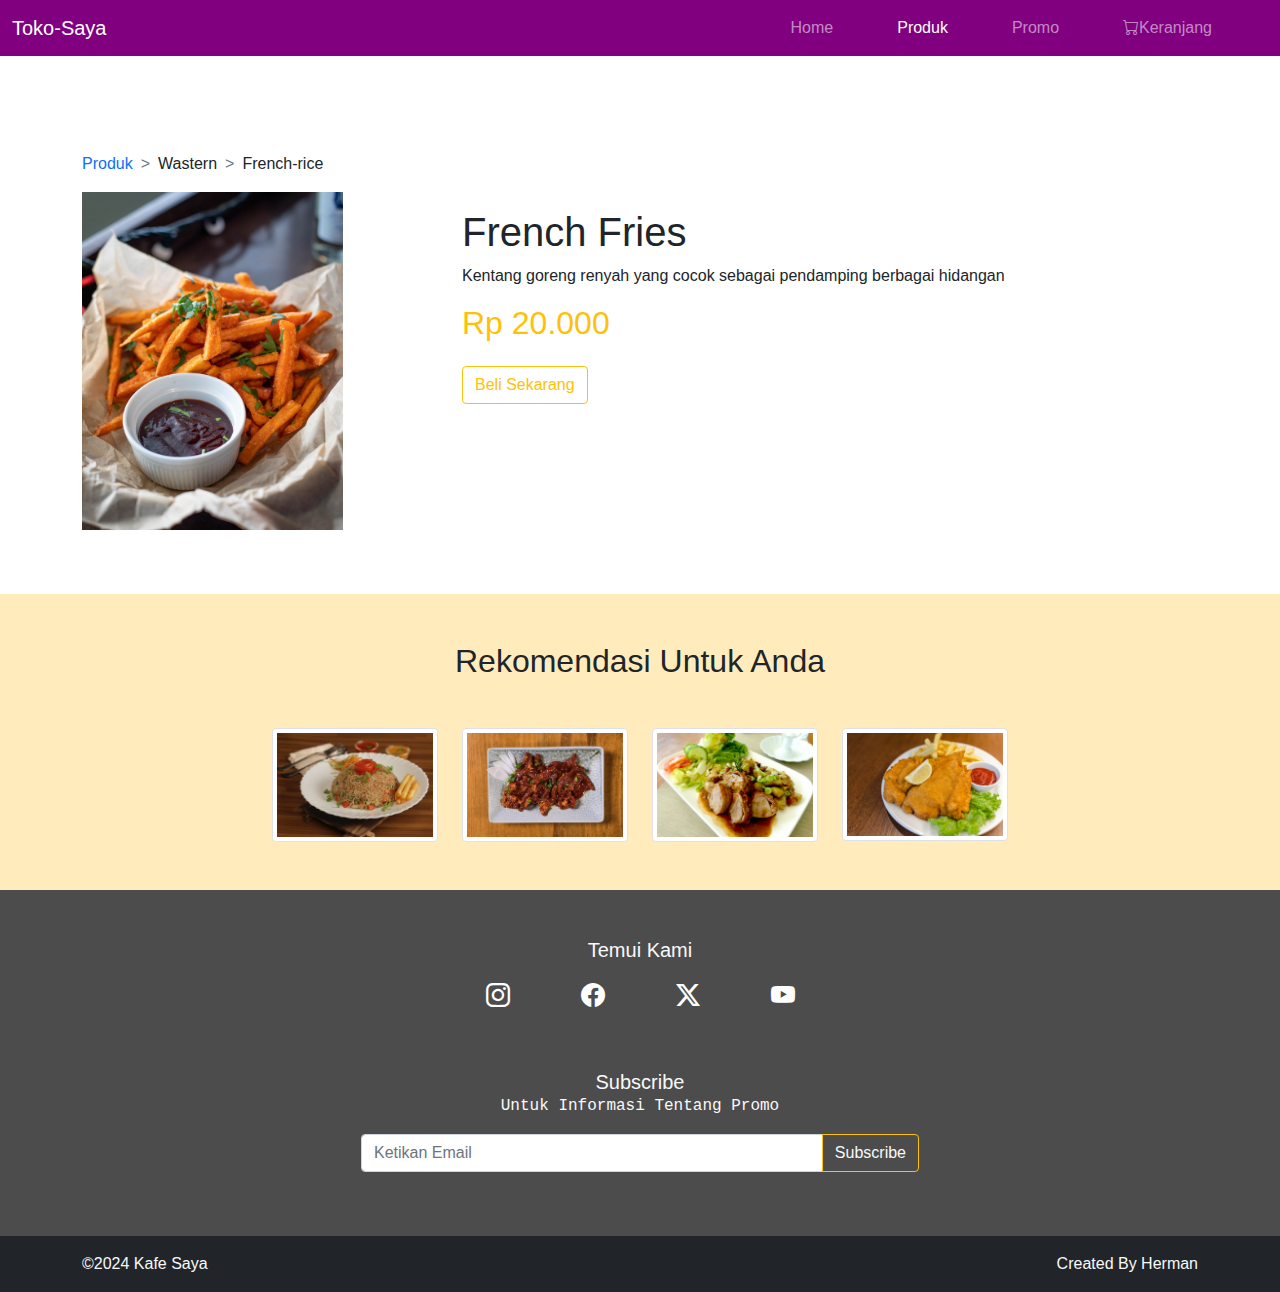
<file: detail/index.html>
<!-- @format -->

<!doctype html>
<html lang="en">
  <head>
    <meta charset="UTF-8" />
    <meta name="viewport" content="width=device-width, initial-scale=1.0" />
    <link rel="stylesheet" href="/bootstrap-5.0.0-dist/css/bootstrap.min.css" />
    <link
      rel="stylesheet"
      href="https://cdn.jsdelivr.net/npm/bootstrap-icons@1.11.3/font/bootstrap-icons.min.css" />
    <link rel="stylesheet" href="/css/style.css" />
    <title>Detail- Produk</title>
  </head>
  <body>
    <!--navbar start-->
    <nav
      class="navbar navbar-expand-lg navbar-dark bg-dark main-background sticky-top">
      <div class="container-fluid">
        <button
          class="navbar-toggler"
          type="button"
          data-bs-toggle="collapse"
          data-bs-target="#navbarNav"
          aria-controls="navbarNav"
          aria-expanded="false"
          aria-label="Toggle navigation">
          <span class="navbar-toggler-icon"></span>
        </button>
        <div class="collapse navbar-collapse" id="navbarNav">
          <a class="navbar-brand me-auto" href="#">Toko-Saya</a>
          <ul class="navbar-nav">
            <li class="nav-item me-5">
              <a class="nav-link" aria-current="page" href="/index.html">Home</a>
            </li>
            <li class="nav-item me-5">
              <a class="nav-link active" href="/produk/index.html">Produk</a>
            </li>
            <li class="nav-item me-5">
              <a class="nav-link" href="/promo/index.html">Promo</a>
            </li>
            <li class="nav-item me-5">
              <a
                class="nav-link"
                href="/card/index.html"
                tabindex="-1"
                aria-disabled="true"
                ><i class="bi bi-cart"></i>Keranjang</a
              >
            </li>
          </ul>
        </div>
      </div>
    </nav>
    <!--navbar end-->

    <!--breadcrumb start-->
    <div class="container-fluid pt-5">
      <div class="container pt-5">
        <nav style="--bs-breadcrumb-divider: '>'" aria-label="breadcrumb">
          <ol class="breadcrumb">
            <li class="breadcrumb-item">
              <a href="/produk/index.html" style="text-decoration: none"
                >Produk</a
              >
            </li>
            <li class="breadcrumb-item">Wastern</li>
            <li class="breadcrumb-item">French-rice</li>
          </ol>
        </nav>
      </div>
    </div>
    <!--breadcrumb end-->

    <!--main start-->
    <div class="container-fluid">
      <div class="container">
        <div class="row">
          <div class="col-md-4 col-lg-3 mb-3">
            <img
              src="/image/product/french-fries.jpg"
              class="img-fluid"
              alt="" />
          </div>
          <div class="col-md-6 offset-1 col-lg-7 offset-lg-1">
            <h1 class="mt-3">French Fries</h1>
            <p>
             Kentang goreng renyah yang cocok sebagai pendamping berbagai hidangan
            </p>
            <h2 class="text-warning mt-3">Rp 20.000</h2>
            <button class="btn btn-outline-warning mt-3">Beli Sekarang</button>
          </div>
        </div>
      </div>
    </div>
    <!--main end-->

    <!--recomendasi produk start-->
    <div class="container-fluid py-5 mt-5" style="background-color: #ffebbc;">
        <div class="container">
            <h2 class="text-center mb-5">Rekomendasi Untuk Anda</h2>

            <div class="row justify-content-center">
                <div class="col-lg-2">
                    <img src="/image/product/fried-rice.jpg" class="img-fluid img-thumbnail" alt="">
                </div>
                <div class="col-lg-2">
                    <img src="/image/product/chilled-meat.jpg" class="img-fluid img-thumbnail" alt="">
                </div>
                <div class="col-lg-2">
                    <img src="/image/product/chicken-dish.jpg" class="img-fluid img-thumbnail" alt="">
                </div>
                <div class="col-lg-2">
                    <img src="/image/product/deep-fried-meat.jpg" class="img-fluid img-thumbnail" alt="">
                </div>
            </div>
        </div>
    </div>
    <!--recomendasi produk end-->


    <!--sosial start-->
    <div class="container-fluid py-5 subscribe-content text-light">
        <div class="container">
          <h5 class="text-center mb-3">Temui Kami</h5>
          <div class="row justify-content-center">
            <div class="col-sm-1  d-flex justify-content-center mb-2 bounce-icon">
              <i class="bi bi-instagram fs-4"></i>
            </div>
            <div class="col-sm-1  d-flex justify-content-center mb-2 bounce-icon">
              <i class="bi bi-facebook fs-4"></i>
            </div>
            <div class="col-sm-1  d-flex justify-content-center mb-2 bounce-icon" >
              <i class="bi bi-twitter-x fs-4"></i>
            </div>
            <div class="col-sm-1  d-flex justify-content-center mb-2 bounce-icon">
              <i class="bi bi-youtube fs-4"></i>
            </div>
          </div>
            <h5 class="text-center mt-5 mb-0">Subscribe</h5>
            <p class="text-center font-monospace"> Untuk Informasi Tentang Promo</p>
            <div class="col-lg-6 offset-md-3">
            <div class="input-group mb-3">
              <input type="text" class="form-control" placeholder="Ketikan Email" aria-label="Recipient's username" aria-describedby="button-addon2">
              <button class="btn btn-outline-warning text-light " type="button" id="button-addon2">Subscribe
            </div>
          </div>
        </div>
      </div>

    <!--sosial end-->

    <!--footer start-->
     <div class="container-fluid py-3 bg-dark text-light">
        <div class="container d-flex justify-content-between">
          <label>&copy;2024 Kafe Saya</label>
          <label>Created By Herman</label>
        </div>
      </div>
    
    <!--footer end-->
    <script src="/bootstrap-5.0.0-dist/js/bootstrap.bundle.min.js"></script>
  </body>
</html>
</file>
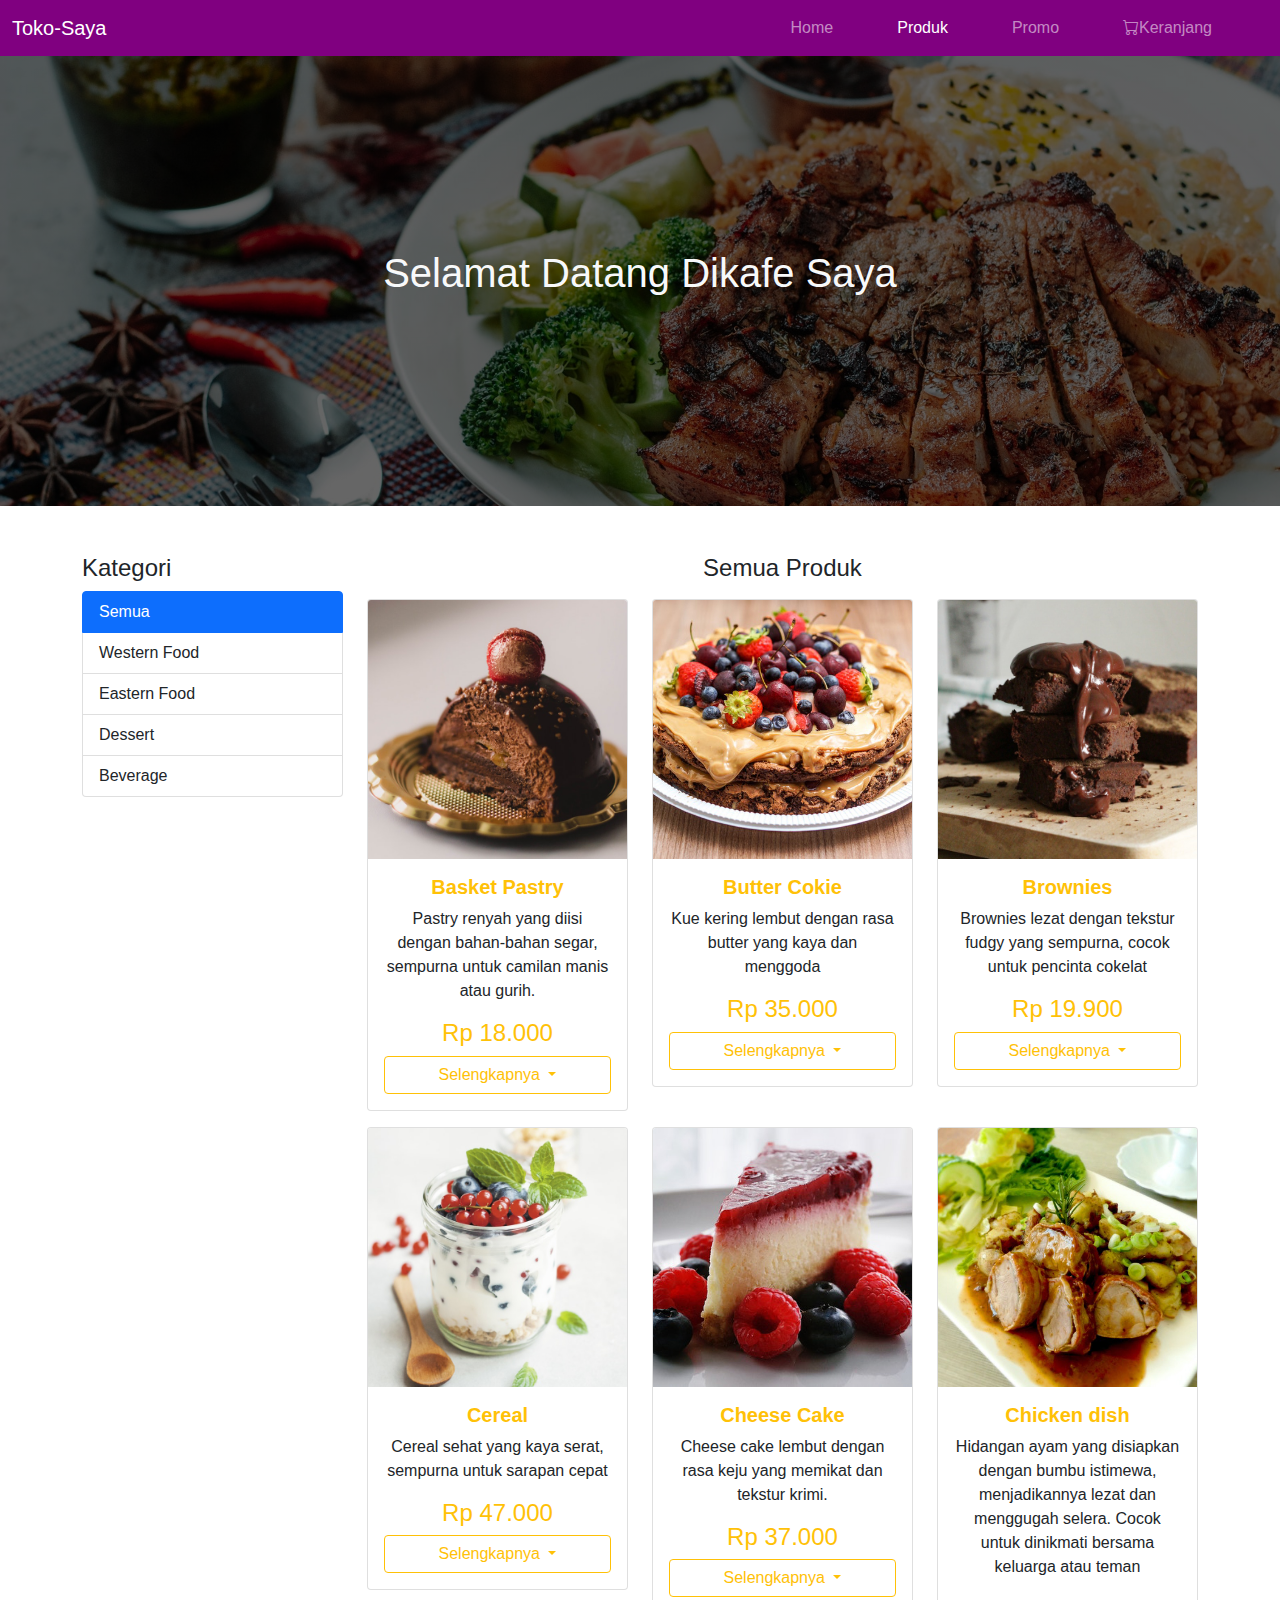
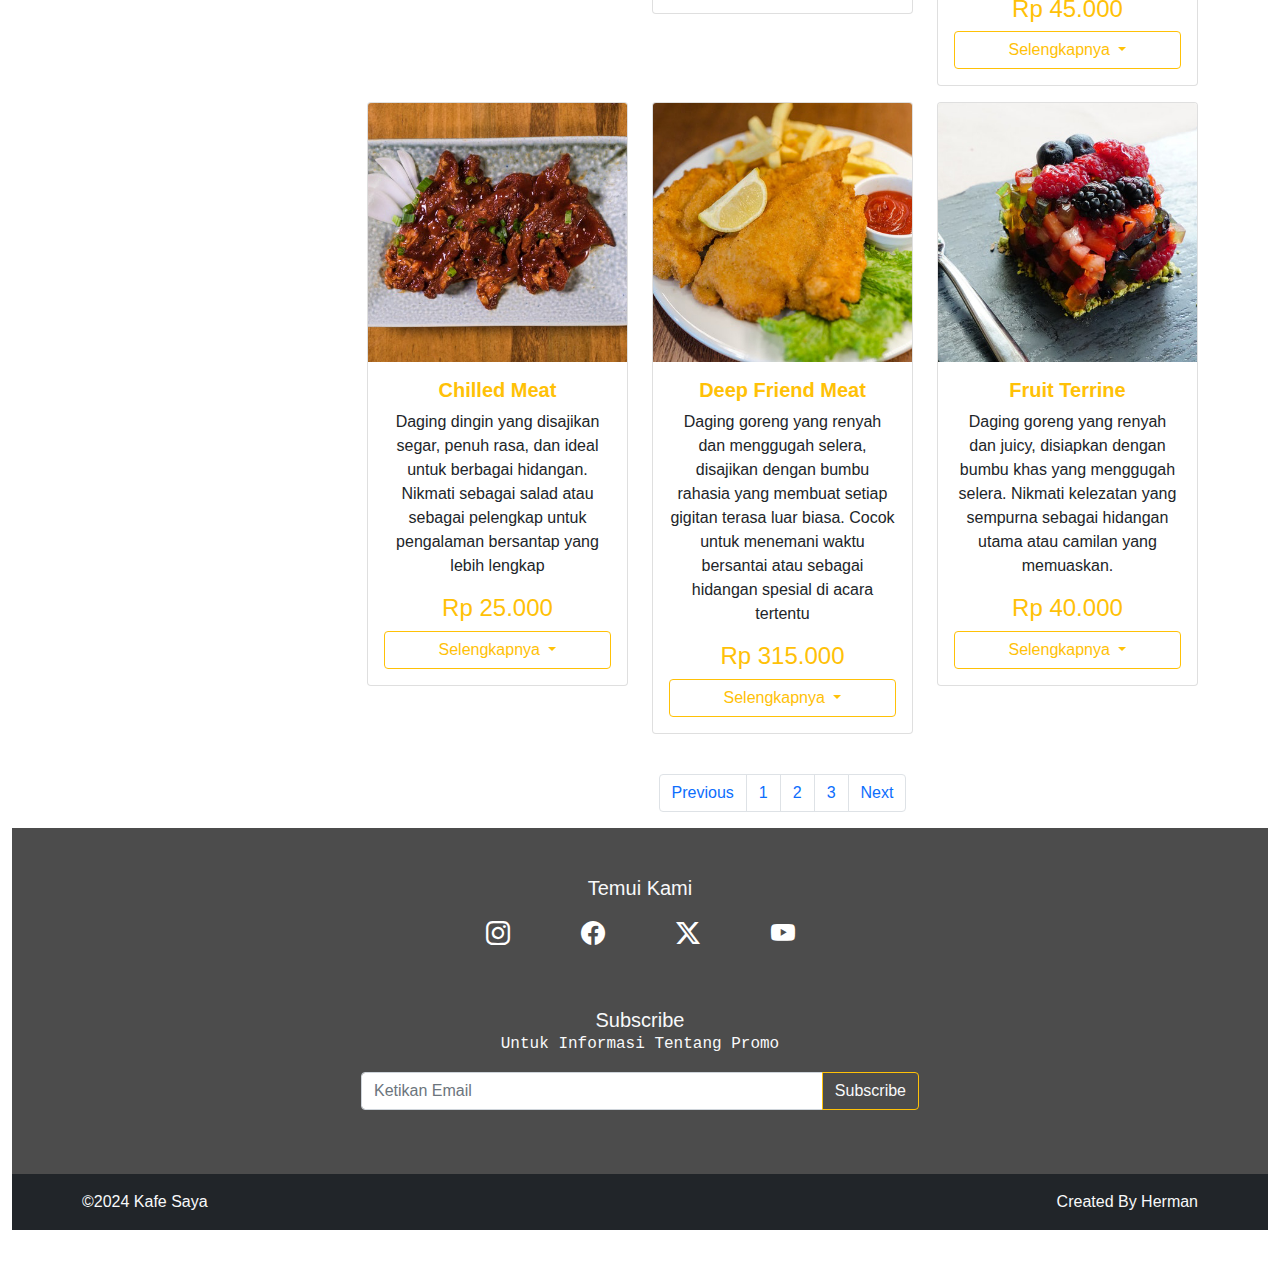
<file: produk/index.html>
<!-- @format -->

<!doctype html>
<html lang="en">
  <head>
    <meta charset="UTF-8" />
    <meta name="viewport" content="width=device-width, initial-scale=1.0" />
    <link rel="stylesheet" href="/bootstrap-5.0.0-dist/css/bootstrap.min.css" />
    <link
      rel="stylesheet"
      href="https://cdn.jsdelivr.net/npm/bootstrap-icons@1.11.3/font/bootstrap-icons.min.css" />
    <link rel="stylesheet" href="/css/style.css" />
    <link rel="stylesheet" href="/dist/css/lightbox.css" />
    <title>Produk - Page</title>
  </head>
  <body>
    <!--navbar start-->
    <nav
      class="navbar navbar-expand-lg navbar-dark bg-dark main-background sticky-top">
      <div class="container-fluid">
        <button
          class="navbar-toggler"
          type="button"
          data-bs-toggle="collapse"
          data-bs-target="#navbarNav"
          aria-controls="navbarNav"
          aria-expanded="false"
          aria-label="Toggle navigation">
          <span class="navbar-toggler-icon"></span>
        </button>
        <div class="collapse navbar-collapse" id="navbarNav">
          <a class="navbar-brand me-auto" href="#">Toko-Saya</a>
          <ul class="navbar-nav">
            <li class="nav-item me-5">
              <a class="nav-link" aria-current="page" href="/index.html">Home</a>
            </li>
            <li class="nav-item me-5">
              <a class="nav-link active" href="#">Produk</a>
            </li>
            <li class="nav-item me-5">
              <a class="nav-link" href="/promo/index.html">Promo</a>
            </li>
            <li class="nav-item me-5">
              <a
                class="nav-link"
                href="/card/index.html"
                tabindex="-1"
                aria-disabled="true"
                ><i class="bi bi-cart"></i>Keranjang</a
              >
            </li>
          </ul>
        </div>
      </div>
    </nav>
    <!--navbar end-->

    <!--benner start-->
    <div
      class="container-fluid produk-banner d-flex align-items-center justify-content-center">
      <div class="container text-center">
        <h1 class="text-light mb-3">Selamat Datang Dikafe Saya</h1>
      </div>
    </div>
    <!--benner end-->

    <!--produk content start-->
    <div class="container-fluid py-5">
      <div class="container">
        <div class="row">
          <!--kategori start-->
          <div class="col-mb-4 col-lg-3 mb-5">
            <h4>Kategori</h4>
            <ul class="list-group">
              <li class="list-group-item active" aria-current="true">Semua</li>
              <li class="list-group-item">Western Food</li>
              <li class="list-group-item">Eastern Food</li>
              <li class="list-group-item">Dessert</li>
              <li class="list-group-item">Beverage</li>
            </ul>
          </div>
          <!--kategori end-->

          <!--produk start-->
          <div class="col-mb-8 col-lg-9  ">
            <h4 class="text-center mb-3">Semua Produk</h4>

            <div class="row ">
              <div class="col-sm-6 col-lg-4 mb-3  ">
                <div class="card">
                  <a
                    href="/image/product/baked-pastry.jpg"
                    data-lightbox="produk-baked-pastry"
                    data-title="basked pastry">
                    <img
                      src="/image/product/thumb/baked-pastry.jpg"
                      class="card-img-top"
                      alt="..." />
                  </a>
                  <div class="card-body">
                    <h5 class="card-title text-warning text-center">
                      <strong>Basket Pastry</strong>
                    </h5>
                    <p class="card-text text-center">
                      Pastry renyah yang diisi dengan bahan-bahan segar, sempurna untuk camilan manis atau gurih.
                    </p>
                    <h4 class="text-center text-warning">Rp 18.000</h4>

                    <div class="dropdown">
                      <button
                        class="btn btn-outline-warning dropdown-toggle w-100"
                        type="button"
                        id="dropdownMenuButton1"
                        data-bs-toggle="dropdown"
                        aria-expanded="false">
                        Selengkapnya
                      </button>
                      <ul
                        class="dropdown-menu"
                        aria-labelledby="dropdownMenuButton1">
                        <li>
                          <a class="dropdown-item" href="/detail/index.html"
                            >Lihat</a
                          >
                        </li>
                        <li><a class="dropdown-item" href="#">Beli</a></li>
                      </ul>
                    </div>
                  </div>
                </div>
              </div>

              <div class="col-sm-6 col-lg-4 mb-3">
                <div class="card">
                  <a
                    href="/image/product/butter-cookie.jpg"
                    data-lightbox="produk-butter-cokie"
                    data-title="butter-cookie">
                    <img
                      src="/image/product/thumb/butter-cookie.jpg"
                      class="card-img-top"
                      alt="..." />
                  </a>
                  <div class="card-body">
                    <h5 class="card-title text-warning text-center">
                      <strong>Butter Cokie</strong>
                    </h5>
                    <p class="card-text text-center">
                      Kue kering lembut dengan rasa butter yang kaya dan menggoda
                    </p>
                    <h4 class="text-center text-warning">Rp 35.000 </h4>

                    <div class="dropdown">
                      <button
                        class="btn btn-outline-warning dropdown-toggle w-100"
                        type="button"
                        id="dropdownMenuButton1"
                        data-bs-toggle="dropdown"
                        aria-expanded="false">
                        Selengkapnya
                      </button>
                      <ul
                        class="dropdown-menu"
                        aria-labelledby="dropdownMenuButton1">
                        <li>
                          <a class="dropdown-item" href="/detail/index.html"
                            >Lihat</a
                          >
                        </li>
                        <li><a class="dropdown-item" href="#">Beli</a></li>
                      </ul>
                    </div>
                  </div>
                </div>
              </div>

              <div class="col-sm-6 col-lg-4 mb-3">
                <div class="card">
                  <a
                    href="/image/product/brownies.jpg"
                    data-lightbox="produk-brownies"
                    data-title="brownies">
                    <img
                      src="/image/product/thumb/brownies.jpg"
                      class="card-img-top"
                      alt="..." />
                  </a>
                  <div class="card-body">
                    <h5 class="card-title text-warning text-center">
                      <strong>Brownies</strong>
                    </h5>
                    <p class="card-text text-center">
                      Brownies lezat dengan tekstur fudgy yang sempurna, cocok untuk pencinta cokelat
                    </p>
                    <h4 class="text-center text-warning">Rp 19.900</h4>

                    <div class="dropdown">
                      <button
                        class="btn btn-outline-warning dropdown-toggle w-100"
                        type="button"
                        id="dropdownMenuButton1"
                        data-bs-toggle="dropdown"
                        aria-expanded="false">
                        Selengkapnya
                      </button>
                      <ul
                        class="dropdown-menu"
                        aria-labelledby="dropdownMenuButton1">
                        <li>
                          <a class="dropdown-item" href="/detail/index.html"
                            >Lihat</a
                          >
                        </li>
                        <li><a class="dropdown-item" href="#">Beli</a></li>
                      </ul>
                    </div>
                  </div>
                </div>
              </div>

              <div class="col-sm-6 col-lg-4 mb-3">
                <div class="card">
                  <a
                    href="/image/product/cereal.jpg"
                    data-lightbox="produk-cereal"
                    data-title="cereal">
                    <img
                      src="/image/product/thumb/cereal.jpg"
                      class="card-img-top"
                      alt="..." />
                  </a>
                  <div class="card-body">
                    <h5 class="card-title text-warning text-center">
                      <strong>Cereal</strong>
                    </h5>
                    <p class="card-text text-center">
                      Cereal sehat yang kaya serat, sempurna untuk sarapan cepat
                    </p>
                    <h4 class="text-center text-warning">Rp 47.000</h4>

                    <div class="dropdown">
                      <button
                        class="btn btn-outline-warning dropdown-toggle w-100"
                        type="button"
                        id="dropdownMenuButton1"
                        data-bs-toggle="dropdown"
                        aria-expanded="false">
                        Selengkapnya
                      </button>
                      <ul
                        class="dropdown-menu"
                        aria-labelledby="dropdownMenuButton1">
                        <li>
                          <a class="dropdown-item" href="/detail/index.html"
                            >Lihat</a
                          >
                        </li>
                        <li><a class="dropdown-item" href="#">Beli</a></li>
                      </ul>
                    </div>
                  </div>
                </div>
              </div>

              <div class="col-sm-6 col-lg-4 mb-3">
                <div class="card">
                  <a
                    href="/image/product/cheese-cake.jpg"
                    data-lightbox="produk-cheese-cake"
                    data-title="cheese cake">
                    <img
                      src="/image/product/thumb/cheese-cake.jpg"
                      class="card-img-top"
                      alt="..." />
                  </a>
                  <div class="card-body">
                    <h5 class="card-title text-warning text-center">
                      <strong>Cheese Cake</strong>
                    </h5>
                    <p class="card-text text-center">
                      Cheese cake lembut dengan rasa keju yang memikat dan tekstur krimi.
                    </p>
                    <h4 class="text-center text-warning">Rp 37.000</h4>

                    <div class="dropdown">
                      <button
                        class="btn btn-outline-warning dropdown-toggle w-100"
                        type="button"
                        id="dropdownMenuButton1"
                        data-bs-toggle="dropdown"
                        aria-expanded="false">
                        Selengkapnya
                      </button>
                      <ul
                        class="dropdown-menu"
                        aria-labelledby="dropdownMenuButton1">
                        <li>
                          <a class="dropdown-item" href="/detail/index.html"
                            >Lihat</a
                          >
                        </li>
                        <li><a class="dropdown-item" href="#">Beli</a></li>
                      </ul>
                    </div>
                  </div>
                </div>
              </div>

              <div class="col-sm-6 col-lg-4 mb-3">
                <div class="card">
                  <a
                    href="/image/product/chicken-dish.jpg"
                    data-lightbox="produk-chicken-dish"
                    data-title="chicken dish">
                    <img
                      src="/image/product/thumb/chicken-dish.jpg"
                      class="card-img-top"
                      alt="..." />
                  </a>
                  <div class="card-body">
                    <h5 class="card-title text-warning text-center">
                      <strong>Chicken dish</strong>
                    </h5>
                    <p class="card-text text-center">
                      Hidangan ayam yang disiapkan dengan bumbu istimewa, menjadikannya lezat dan menggugah selera. Cocok untuk dinikmati bersama keluarga atau teman
                    </p>
                    <h4 class="text-center text-warning">Rp 45.000</h4>

                    <div class="dropdown">
                      <button
                        class="btn btn-outline-warning dropdown-toggle w-100"
                        type="button"
                        id="dropdownMenuButton1"
                        data-bs-toggle="dropdown"
                        aria-expanded="false">
                        Selengkapnya
                      </button>
                      <ul
                        class="dropdown-menu"
                        aria-labelledby="dropdownMenuButton1">
                        <li>
                          <a class="dropdown-item" href="/detail/index.html"
                            >Lihat</a
                          >
                        </li>
                        <li><a class="dropdown-item" href="#">Beli</a></li>
                      </ul>
                    </div>
                  </div>
                </div>
              </div>

              <div class="col-sm-6 col-lg-4 mb-3">
                <div class="card">
                  <a
                    href="/image/product/chilled-meat.jpg"
                    data-lightbox="produk-chilled-meat"
                    data-title="chilled meat">
                    <img
                      src="/image/product/thumb/chilled-meat.jpg"
                      class="card-img-top"
                      alt="..." />
                  </a>
                  <div class="card-body">
                    <h5 class="card-title text-warning text-center">
                      <strong>Chilled Meat</strong>
                    </h5>
                    <p class="card-text text-center">
                      Daging dingin yang disajikan segar, penuh rasa, dan ideal untuk berbagai hidangan. Nikmati sebagai salad atau sebagai pelengkap untuk pengalaman bersantap yang lebih lengkap
                    </p>
                    <h4 class="text-center text-warning">Rp 25.000</h4>

                    <div class="dropdown">
                      <button
                        class="btn btn-outline-warning dropdown-toggle w-100"
                        type="button"
                        id="dropdownMenuButton1"
                        data-bs-toggle="dropdown"
                        aria-expanded="false">
                        Selengkapnya
                      </button>
                      <ul
                        class="dropdown-menu"
                        aria-labelledby="dropdownMenuButton1">
                        <li>
                          <a class="dropdown-item" href="/detail/index.html"
                            >Lihat</a
                          >
                        </li>
                        <li><a class="dropdown-item" href="#">Beli</a></li>
                      </ul>
                    </div>
                  </div>
                </div>
              </div>

              <div class="col-sm-6 col-lg-4 mb-3">
                <div class="card">
                  <a
                    href="/image/product/deep-fried-meat.jpg"
                    data-lightbox="produk-deep-fried-meat"
                    data-title="deeep fried meat">
                    <img
                      src="/image/product/thumb/deep-fried-meat.jpg"
                      class="card-img-top"
                      alt="..." />
                  </a>
                  <div class="card-body">
                    <h5 class="card-title text-warning text-center">
                      <strong>Deep Friend Meat</strong>
                    </h5>
                    <p class="card-text text-center">
                      Daging goreng yang renyah dan menggugah selera, disajikan dengan bumbu rahasia yang membuat setiap gigitan terasa luar biasa. Cocok untuk menemani waktu bersantai atau sebagai hidangan spesial di acara tertentu
                    </p>
                    <h4 class="text-center text-warning">Rp 315.000</h4>

                    <div class="dropdown">
                      <button
                        class="btn btn-outline-warning dropdown-toggle w-100"
                        type="button"
                        id="dropdownMenuButton1"
                        data-bs-toggle="dropdown"
                        aria-expanded="false">
                        Selengkapnya
                      </button>
                      <ul
                        class="dropdown-menu"
                        aria-labelledby="dropdownMenuButton1">
                        <li>
                          <a class="dropdown-item" href="/detail/index.html"
                            >Lihat</a
                          >
                        </li>
                        <li><a class="dropdown-item" href="#">Beli</a></li>
                      </ul>
                    </div>
                  </div>
                </div>
              </div>
              <div class="col-sm-6 col-lg-4 mb-3">
                <div class="card">
                  <a
                    href="/image/product/fruit-terrine.jpg"
                    data-lightbox="produk-fruit-terrine"
                    data-title="fruit terine">
                    <img
                      src="/image/product/thumb/fruit-terrine.jpg"
                      class="card-img-top"
                      alt="..." />
                  </a>
                  <div class="card-body">
                    <h5 class="card-title text-warning text-center">
                      <strong>Fruit Terrine</strong>
                    </h5>
                    <p class="card-text text-center">
                      Daging goreng yang renyah dan juicy, disiapkan dengan bumbu khas yang menggugah selera. Nikmati kelezatan yang sempurna sebagai hidangan utama atau camilan yang memuaskan.
                    </p>
                    <h4 class="text-center text-warning">Rp 40.000</h4>

                    <div class="dropdown">
                      <button
                        class="btn btn-outline-warning dropdown-toggle w-100"
                        type="button"
                        id="dropdownMenuButton1"
                        data-bs-toggle="dropdown"
                        aria-expanded="false">
                        Selengkapnya
                      </button>
                      <ul
                        class="dropdown-menu"
                        aria-labelledby="dropdownMenuButton1">
                        <li>
                          <a class="dropdown-item" href="/detail/index.html"
                            >Lihat</a
                          >
                        </li>
                        <li><a class="dropdown-item" href="#">Beli</a></li>
                      </ul>
                    </div>
                  </div>
                </div>
            </div>

            <nav class="mt-4" aria-label="Page navigation example ">
            <ul class="pagination d-flex justify-content-center">
              <li class="page-item"><a class="page-link" href="#">Previous</a></li>
              <li class="page-item"><a class="page-link" href="#">1</a></li>
              <li class="page-item"><a class="page-link" href="#">2</a></li>
              <li class="page-item"><a class="page-link" href="#">3</a></li>
              <li class="page-item"><a class="page-link" href="#">Next</a></li>
            </ul>
          </nav>
          </div>
          <!--produk end-->
        </div>
      </div>
    </div> 
    <!--produk content end-->
  <!--sosial start-->
    <div class="container-fluid py-5 subscribe-content text-light">
      <div class="container">
        <h5 class="text-center mb-3">Temui Kami</h5>
        <div class="row justify-content-center">
          <div class="col-sm-1 d-flex justify-content-center mb-2 bounce-icon">
            <i class="bi bi-instagram fs-4"></i>
          </div>
          <div class="col-sm-1 d-flex justify-content-center mb-2 bounce-icon">
            <i class="bi bi-facebook fs-4"></i>
          </div>
          <div class="col-sm-1 d-flex justify-content-center mb-2 bounce-icon">
            <i class="bi bi-twitter-x fs-4"></i>
          </div>
          <div class="col-sm-1 d-flex justify-content-center mb-2 bounce-icon">
            <i class="bi bi-youtube fs-4"></i>
          </div>
        </div>
        <h5 class="text-center mt-5 mb-0">Subscribe</h5>
        <p class="text-center font-monospace">Untuk Informasi Tentang Promo</p>
        <div class="col-lg-6 offset-md-3">
          <div class="input-group mb-3">
            <input
              type="text"
              class="form-control"
              placeholder="Ketikan Email"
              aria-label="Recipient's username"
              aria-describedby="button-addon2" />
            <button
              class="btn btn-outline-warning text-light"
              type="button"
              id="button-addon2">
              Subscribe
            </button>
          </div>
        </div>
      </div>
    </div>
    <!--sosial end-->

    <!--footer start-->
    <div class="container-fluid py-3 bg-dark text-light">
      <div class="container d-flex justify-content-between">
        <label>&copy;2024 Kafe Saya</label>
        <label>Created By Herman</label>
      </div>
    </div>

    <script src="/dist/js/lightbox-plus-jquery.js"></script>
    <script src="/bootstrap-5.0.0-dist/js/bootstrap.bundle.min.js"></script>
  </body>
</html>
</file>
<file: css/style.css>
body {
    font-family: cursive, 'Trebuchet MS', 'Lucida Sans Unicode', 'Lucida Grande', 'Lucida Sans', Arial, sans-serif;
}

/* Warna Utama */
.main-background {
    background-color: purple !important;
}

.main-color {
    color: rgb(114, 2, 114);
}

/* Banner */
.banner {
    height: 80vh;
    background: linear-gradient(rgba(0, 0, 0, 0.4), rgba(0, 0, 0, 0.4)), url('../image/banner.jpg');
    background-size: cover;
    background-position: center;
}

/* Promo */
.card-promo {
    transition: 0.3s;
    margin-bottom: 20px;
}

.card-promo:hover {
    transform: scale(1.1);
}

/* Pelayanan */
.pelayanan {
    background-color: #700970;
    width: 90px;
    height: 90px;
    border: 2px solid #fff;
    border-radius: 50%;
    color: #fff;
    display: flex;
    align-items: center;
    justify-content: center;
}

.pelayanan-content {
    transition: 0.3s;
}

.pelayanan-content:hover {
    transform: scale(1.1);
}

.pelayanan .icon-circle {
    width: 90px;
    height: 90px;
    border: 2px solid #fff;
    border-radius: 50%;
}

/* Menu Favorit */
.menu-favorit {
    background-color: rgba(243, 243, 243);
}

.menu-favorit-content {
    transition: 0.3s;
}

.menu-favorit-content:hover {
    transform: scale(1.1);
}

/* Testimoni */
.testimony-content {
    transition: 0.3s;
}

.testimony-content:hover {
    transform: scale(1.1);
}

/* Subscribe */
.subscribe-content {
    background-color: rgba(0, 0, 0, 0.7);
    
}

/* Produk Banner */
.produk-banner {
    height: 50vh;
    background: linear-gradient(rgba(0, 0, 0, 0.6), rgba(0, 0, 0, 0.6)), url('../image/banner.jpg');
    background-size: cover;
    background-position: center;
}


/* Produk Section */
.produk-section {
    background-color: #f3f3f3;
    padding: 40px 0;
}


/* Ikon Animasi Wave (Ular) */
.bounce-icon {
    font-size: 50px;
    color: #fff;
    animation: wave 2s infinite;
}

@keyframes wave {
    0% {
        transform: translateX(0) translateY(0);
    }
    40% {
        transform: translateX(10px) translateY(-10px);
    }
    50% {
        transform: translateX(-10px) translateY(10px);
    }
    60% {
        transform: translateX(10px) translateY(10px);
    }
    80% {
        transform: translateX(-10px) translateY(-10px);
    }
    100% {
        transform: translateX(0) translateY(0);
    }
}
</file>
